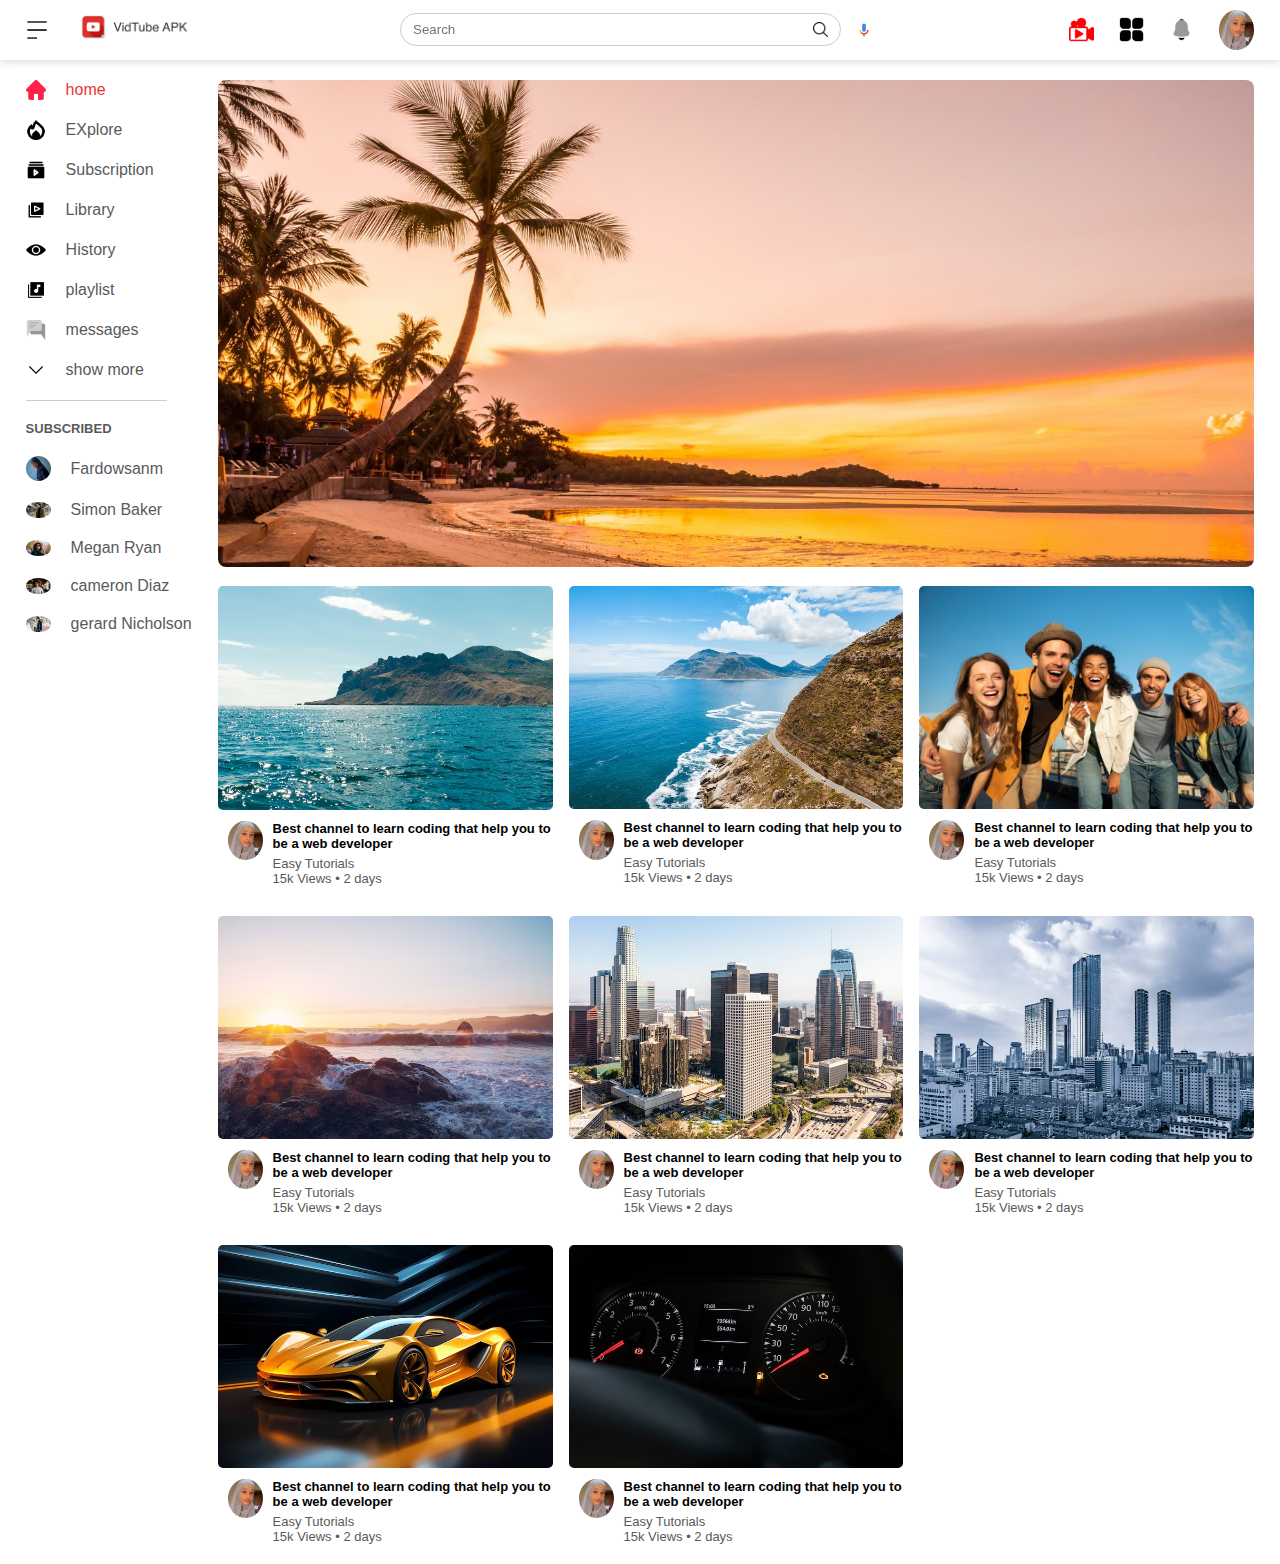
<file: index.html>
<!DOCTYPE html>
<html lang="en">
<head>
    <meta charset="UTF-8">
    <meta name="viewport" content="width=device-width, initial-scale=1.0">
    <title>Video sharing website </title>
    <link rel="stylesheet" href="style.css">
</head>
<body>
  <nav class="flex-div">
    <div class="nav-left flex-div">
        <img src="images/menu.png" class="menu-icon">
        <img src="images/vediotube.png" class="logo">
    </div>

    <div class="nav-middle flex-div">
     <div class="search-box flex-div">
       <input type="text" placeholder="Search">
         <img src="images/search.png">
     </div>
     <img src="images/voice-seach.png" class="mic-icon">
    </div>


    <div class="nav-right flex-div">
        <img src="images/upload.png">
        <img src="images/more.png">
        <img src="images/notification.png">
        <img src="images/profile.jpg" class="user-icon"> 
    </div>
  </nav>
    <!-- sidbar -->

      <div class="sidebar">
          <div class="shortcut-links">
               <a href=""><img src="images/home.png"> <p>home</p> </a>
               <a href=""><img src="images/explore.png"><p>EXplore</p></a>
               <a href=""><img src="images/subscribtion.png"><p>Subscription</p></a>
               <a href=""><img src="images/library.png"><p>Library</p></a>
               <a href=""><img src="images/history.png"><p>History</p></a>
               <a href=""><img src="images/playlist.png"><p>playlist</p></a>
               <a href=""><img src="images/massage.png"><p>messages</p></a>
               <a href=""><img src="images/show-more.png"><p>show more</p></a>
                <hr>
          </div>

          <div class="subscribed-list">
             <h3>SUBSCRIBED</h3>
             <a href=""><img src="images/far.jfif"><p> Fardowsanm</p></a>
             <a href=""><img src="images/simon.avif"><p>Simon Baker</p></a>
             <a href=""><img src="images/megan.avif"><p>Megan Ryan</p></a>
             <a href=""><img src="images/cameron.avif"><p>cameron Diaz</p></a>
             <a href=""><img src="images/gerard.avif"><p>gerard Nicholson</p></a>
          </div>

      </div>

      <!-- main -->

      <div class="container">
            <div class="banner">
                <img src="images/banner.jpg">
            </div>

            <div class="list-container">
                    <div class="video-list">
                        <a href="play-video.html"><img src="images/thumnali1.avif" class="thumnali"></a>
                        <div class="flex-div"><img src="images/profile.jpg" >
                            <div class="vid-info">
                                    <a href="play-video.html">Best channel to learn coding that help you to be a web developer</a>
                                    <p>Easy Tutorials</p>
                                    <p>15k Views &bull; 2 days </p>
                            </div>
                        </div>

                    </div>

                    <div class="video-list">
                        <a href=""><img src="images/thumbaki2.avif" class="thumnali"></a>
                        <div class="flex-div"><img src="images/profile.jpg" >
                            <div class="vid-info">
                                    <a href="">Best channel to learn coding that help you to be a web developer</a>
                                    <p>Easy Tutorials</p>
                                    <p>15k Views  &bull; 2 days </p>
                            </div>
                        </div>

                    </div>
                    <div class="video-list">
                        <a href=""><img src="images/thumbali3.jpg" class="thumnali"></a>
                        <div class="flex-div"><img src="images/profile.jpg" >
                            <div class="vid-info">
                                    <a href="">Best channel to learn coding that help you to be a web developer</a>
                                    <p>Easy Tutorials</p>
                                    <p>15k Views  &bull; 2 days </p>
                            </div>
                        </div>

                    </div>

                    <div class="video-list">
                        <a href=""><img src="images/tjumbali4.avif" class="thumnali"></a>
                        <div class="flex-div"><img src="images/profile.jpg" >
                            <div class="vid-info">
                                    <a href="">Best channel to learn coding that help you to be a web developer</a>
                                    <p>Easy Tutorials</p>
                                    <p>15k Views  &bull; 2 days </p>
                            </div>
                        </div>

                    </div>
                    <div class="video-list">
                        <a href=""><img src="images/thumbali5.avif" class="thumnali"></a>
                        <div class="flex-div"><img src="images/profile.jpg" >
                            <div class="vid-info">
                                    <a href="">Best channel to learn coding that help you to be a web developer</a>
                                    <p>Easy Tutorials</p>
                                    <p>15k Views  &bull; 2 days </p>
                            </div>
                        </div>

                    </div>

                    <div class="video-list">
                        <a href=""><img src="images/thumbs.avif" class="thumnali"></a>
                        <div class="flex-div"><img src="images/profile.jpg" >
                            <div class="vid-info">
                                    <a href="">Best channel to learn coding that help you to be a web developer</a>
                                    <p>Easy Tutorials</p>
                                    <p>15k Views  &bull; 2 days </p>
                            </div>
                        </div>

                    </div>

                    <div class="video-list">
                        <a href=""><img src="images/thumbali7.avif" class="thumnali"></a>
                        <div class="flex-div"><img src="images/profile.jpg" >
                            <div class="vid-info">
                                    <a href="">Best channel to learn coding that help you to be a web developer</a>
                                    <p>Easy Tutorials</p>
                                    <p>15k Views  &bull; 2 days </p>
                            </div>
                        </div>

                    </div>

                    <div class="video-list">
                    <a href=""><img src="images/thumbali8.avif" class="thumnali"></a>
                    <div class="flex-div"><img src="images/profile.jpg" >
                        <div class="vid-info">
                                <a href="">Best channel to learn coding that help you to be a web developer</a>
                                <p>Easy Tutorials</p>
                                <p>15k Views  &bull; 2 days </p>
                        </div>
                    </div>

                </div>

            </div>
     </div>





<script src="script.js"></script>
</body>
</html>
</file>
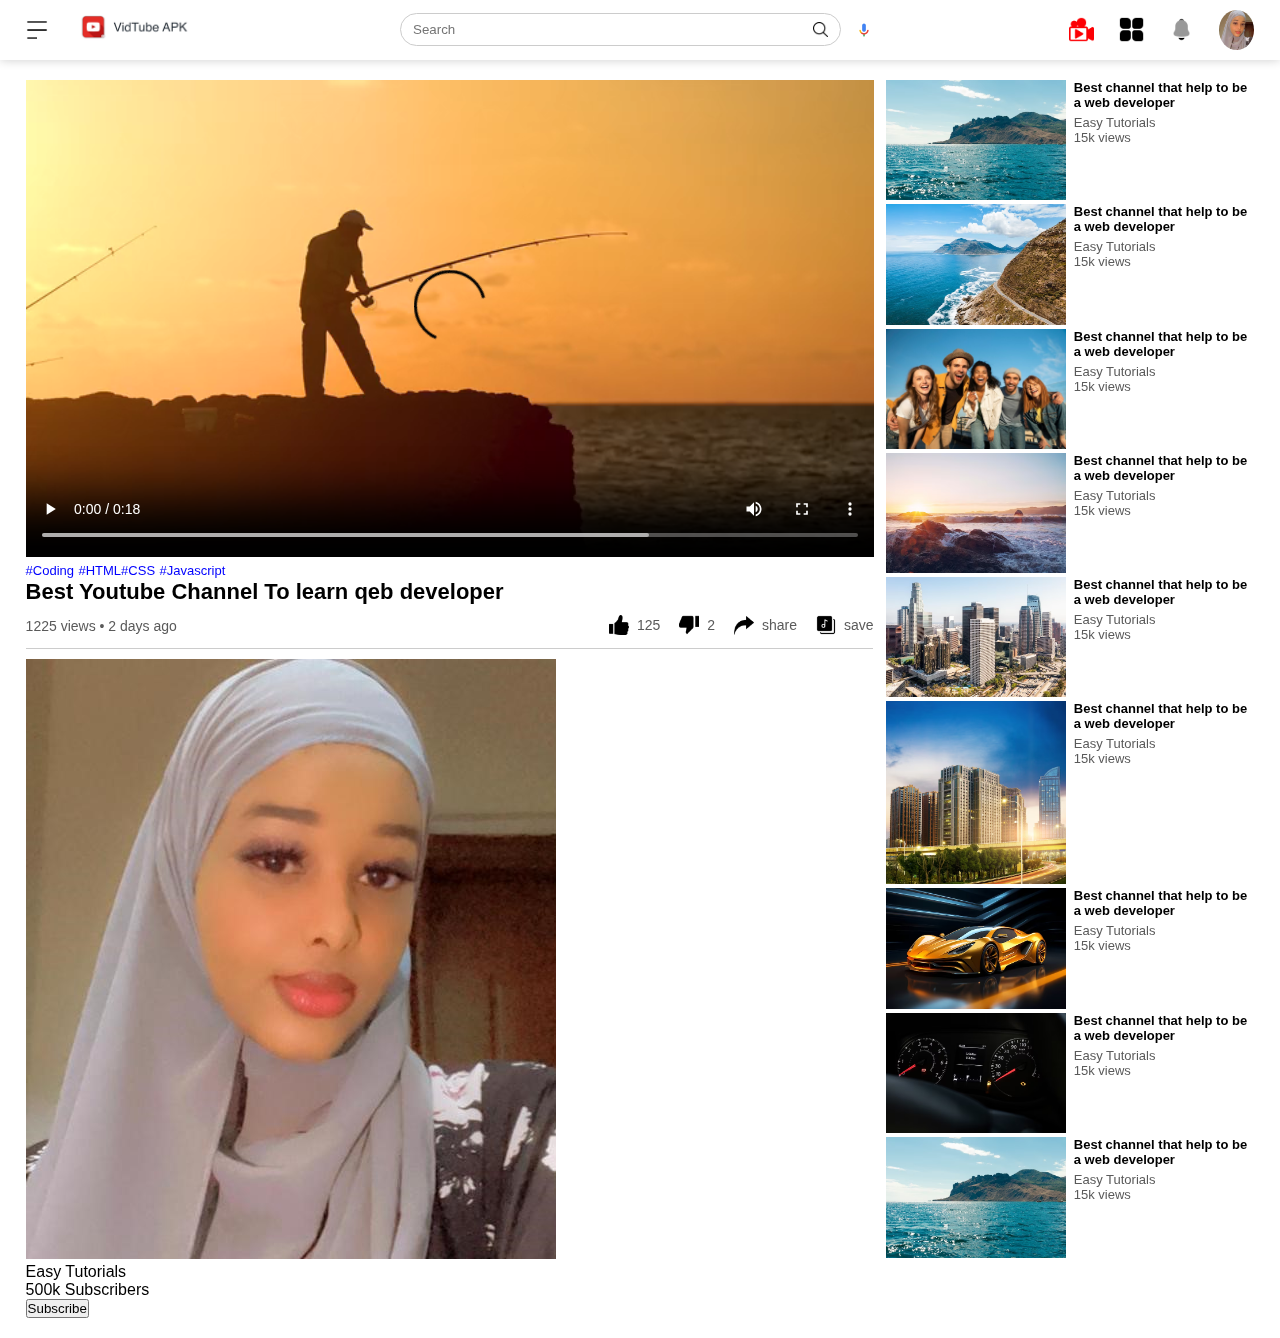
<file: play-video.html>
<!DOCTYPE html>
<html lang="en">
<head>
    <meta charset="UTF-8">
    <meta name="viewport" content="width=device-width, initial-scale=1.0">
    <title>play video</title>
    <link rel="stylesheet" href="style.css">
</head>
<body>
    <nav class="flex-div">
        <div class="nav-left flex-div">
            <img src="images/menu.png" class="menu-icon">
            <img src="images/vediotube.png" class="logo">
        </div>
    
        <div class="nav-middle flex-div">
         <div class="search-box flex-div">
           <input type="text" placeholder="Search">
             <img src="images/search.png">
         </div>
         <img src="images/voice-seach.png" class="mic-icon">
        </div>
    
    
        <div class="nav-right flex-div">
            <img src="images/upload.png">
            <img src="images/more.png">
            <img src="images/notification.png">
            <img src="images/profile.jpg" class="user-icon"> 
        </div>
 </nav>
    <div class="container play-container">
      <div class="row">
        <div class="play-vid">
            <video controls autoplay>
             <source src="images/video.mp4" type="video/mp4">   
            </video>
           <div class="tags">
            <a href="">#Coding</a> <a href="">#HTML</a><a href="">#CSS</a>
            <a href="">#Javascript</a>
           </div>
            <h3>Best Youtube Channel To learn qeb developer</h3>
            <div class="play-vid-info">
                <p>1225 views &bull; 2 days ago</p>
                <div>
                    <a href=""><img src="images/like.png">125</a>
                    <a href=""><img src="images/dislike.png">2</a>
                    <a href=""><img src="images/share.png">share</a>
                    <a href=""><img src="images/save.png">save</a>
                </div>
            </div>
            <hr>
           <div class="publisher">
            <img src="images/profile.jpg" >
           </div>
           <p>Easy Tutorials</p>
           <span>500k Subscribers</span>
           <div>
             <button type="button">Subscribe</button>
           </div>


        </div>


        <div class="right-sidebar">
          <div class="side-video-list">
             <a href="" class="small-thumnail"><img src="images/thumnali1.avif"></a>
                <div class="vid-info">
                    <a href="">Best channel that help to be a web developer</a>
                    <p>Easy Tutorials</p>
                    <p>15k views</p>
                </div>
         </div>

         <div class="side-video-list">
            <a href="" class="small-thumnail"><img src="images/thumbaki2.avif"></a>
               <div class="vid-info">
                   <a href="">Best channel that help to be a web developer</a>
                   <p>Easy Tutorials</p>
                   <p>15k views</p>
               </div>
        </div>
        <div class="side-video-list">
            <a href="" class="small-thumnail"><img src="images/thumbali3.jpg"></a>
               <div class="vid-info">
                   <a href="">Best channel that help to be a web developer</a>
                   <p>Easy Tutorials</p>
                   <p>15k views</p>
               </div>
        </div>
        <div class="side-video-list">
            <a href="" class="small-thumnail"><img src="images/tjumbali4.avif"></a>
               <div class="vid-info">
                   <a href="">Best channel that help to be a web developer</a>
                   <p>Easy Tutorials</p>
                   <p>15k views</p>
               </div>
        </div>
        <div class="side-video-list">
            <a href="" class="small-thumnail"><img src="images/thumbali5.avif"></a>
               <div class="vid-info">
                   <a href="">Best channel that help to be a web developer</a>
                   <p>Easy Tutorials</p>
                   <p>15k views</p>
               </div>
        </div>
        <div class="side-video-list">
            <a href="" class="small-thumnail"><img src="images/thumbal6.avif"></a>
               <div class="vid-info">
                   <a href="">Best channel that help to be a web developer</a>
                   <p>Easy Tutorials</p>
                   <p>15k views</p>
               </div>
        </div>
        <div class="side-video-list">
            <a href="" class="small-thumnail"><img src="images/thumbali7.avif"></a>
               <div class="vid-info">
                   <a href="">Best channel that help to be a web developer</a>
                   <p>Easy Tutorials</p>
                   <p>15k views</p>
               </div>
        </div>
        <div class="side-video-list">
            <a href="" class="small-thumnail"><img src="images/thumbali8.avif"></a>
               <div class="vid-info">
                   <a href="">Best channel that help to be a web developer</a>
                   <p>Easy Tutorials</p>
                   <p>15k views</p>
               </div>
        </div>
        <div class="side-video-list">
            <a href="" class="small-thumnail"><img src="images/thumnali1.avif"></a>
               <div class="vid-info">
                   <a href="">Best channel that help to be a web developer</a>
                   <p>Easy Tutorials</p>
                   <p>15k views</p>
               </div>
        </div>

        </div>
      </div>  
    </div>



</body>
</html>
</file>
<file: style.css>
*{
    margin: 0;
    padding: 0;
    font-family: 'poppins', sans-serif;
    box-sizing: border-box;
}
a{
text-decoration: none;
color: #5a5a5a;    
}
img{
    cursor: pointer;

}
.flex-div{
   display: flex;
   align-items: center; 
}
nav{
    padding: 10px 2%;
    justify-content: space-between;
    box-shadow: 0 0 10px rgba(0, 0, 0, 0.2);
    background: #fff;
    position: sticky;
    top: 0;
    z-index: 10;
}
.nav-right img{
width: 25px;
margin-right: 25px;

}
.nav-right .user-icon{
width: 35px;
border-radius: 50%;
margin-right: 0;
}
.nav-left .menu-icon{
 width: 22px;
 margin-right: 25px;   
}
.nav-left .logo{
 width: 130px;   
}
.nav-middle .mic-icon{
 width: 16px;  
}
.nav-middle .search-box{
    border: 1px solid #ccc;
    margin-right: 15px;
    padding: 8px 12px;
    border-radius: 25px;
}
.nav-middle .search-box input {
  width: 400px;
  border: 0;
  outline: 0;
  background: transparent;  
}
.nav-middle .search-box img {
    width: 15px;
} 
/*       sidebar      */
.sidebar{
  background: #fff;
  width: 15%;
  height: 100vh;
  position: fixed;
  top: 0;
  padding-left: 2%;
  padding-top: 80px;  
}
.shortcut-links a img{
width: 20px;
margin-right: 20px;
}
.shortcut-links a{
    display: flex;
    align-items: center;
    margin-bottom: 20px;
    width: fit-content;
    flex-wrap: wrap;
}
.shortcut-links a:first-child{
    color: #ed3333;
}
.sidebar hr{
 border: 0;
 height: 1px;
 background: #ccc;  
 width: 85%; 
}
.subscribed-list h3{
    font-size: 13px;
    margin: 20px 0;
    color: #5a5a5a;
}
.subscribed-list a{
    display: flex;
    align-items: center;
    margin-bottom: 20px;
    width: fit-content;
    flex-wrap: wrap;
}
.subscribed-list a img{
    width: 25px;
    border-radius: 50%;
    margin-right: 20px;
}
.small-sidebar{
    width: 5%;
}
.small-sidebar a p {
    display: none;
}
.small-sidebar h3 {
    display: none;
}
.small-sidebar hr{
    width: 50%;
    margin-bottom:25px ;
}
/* main */
.container {
    background: #ffff;
    padding-left: 17%;
    padding-right: 2%;
    padding-top: 20px;
    padding-bottom: 20px;
}
.large-container{
    padding-left: 7%;

}




.banner {
    width: 100%;
}
.banner img{
    width: 100%;
    border-radius: 8px;
}
.list-container {
    display: grid;
    grid-template-columns: repeat(auto-fit, minmax(250px, 1fr));
    grid-column-gap: 16px;
    grid-row-gap: 30px;
    margin-top: 15px;
    
}
.video-list .thumnali{
  width: 100%;  
  border-radius: 5px;
  
}
.video-list .flex-div{
    align-items: flex-start;
    margin-top: 7px;

}
.video-list .flex-div img{
  width: 35px;
  margin-right: 10px;
  margin-left: 10px;
  border-radius: 50%; 
}
.vid-info{
    color: #5a5a5a;
    font-size: 13px;
}
.vid-info a{
    color: #000;
    font-weight: 600;
    display: block;
    margin-bottom: 5px;
}




@media (max-width: 990px){
   .menu-icon{
    display: none;
   } 
   .sidebar{
    display: none;
   }
   .container, .large-container{
    padding-left: 5%;
    padding-right: 5%;
   }
   .nav-right img {
    display: none;
   }
   .nav-right .user-icon{
    display: block;
    width: 30px;
   }
   .nav-middle .search-box input{
    width: 100px;
   }
   .nav-middle .mic-icon {
    display: none;
   }
   .logo{
    width: 90px;
   }
 }




 /* play-video page */
 .play-container{
    padding-left: 2%;

 }
 .row{
  display: flex;
  justify-content: space-between;
  flex-wrap: wrap;  
 }
 .play-vid{
    flex-basis: 69%;

 }
 .right-sidebar{
    flex-basis: 30%;
 }
 .play-vid video{
    width: 100%;
 }
 .side-video-list{
   display: flex; 
   justify-content: space-between; 
 }
 .side-video-list img{
    width: 100%;
 }
 .side-video-list .small-thumnail{
   flex-basis: 49%; 
 }
 .side-video-list .vid-info{
    flex-basis: 49%;
 }
 .play-vid .tags a{
    color: #0000ff;
    font-size: 13px;
 }
 .play-vid h3{
    font-weight: 600;
    font-size: 22px;
 }
.play-vid .play-vid-info{
display: flex;
align-items: center;
justify-content: space-between;
flex-wrap: wrap; 
margin-top: 10px;
font-size: 14px;
color: #5a5a5a;
  
}
.play-vid .play-vid-info a img {
    width: 20px;
    margin-right: 8px;
}
.play-vid .play-vid-info a {
    display: inline-flex;
    align-items: center;
     margin-left: 15px;
}
.play-vid hr{
  border: 0;
  height: 1px;
  background: #ccc;
  margin: 10px 0;  
}
</file>
